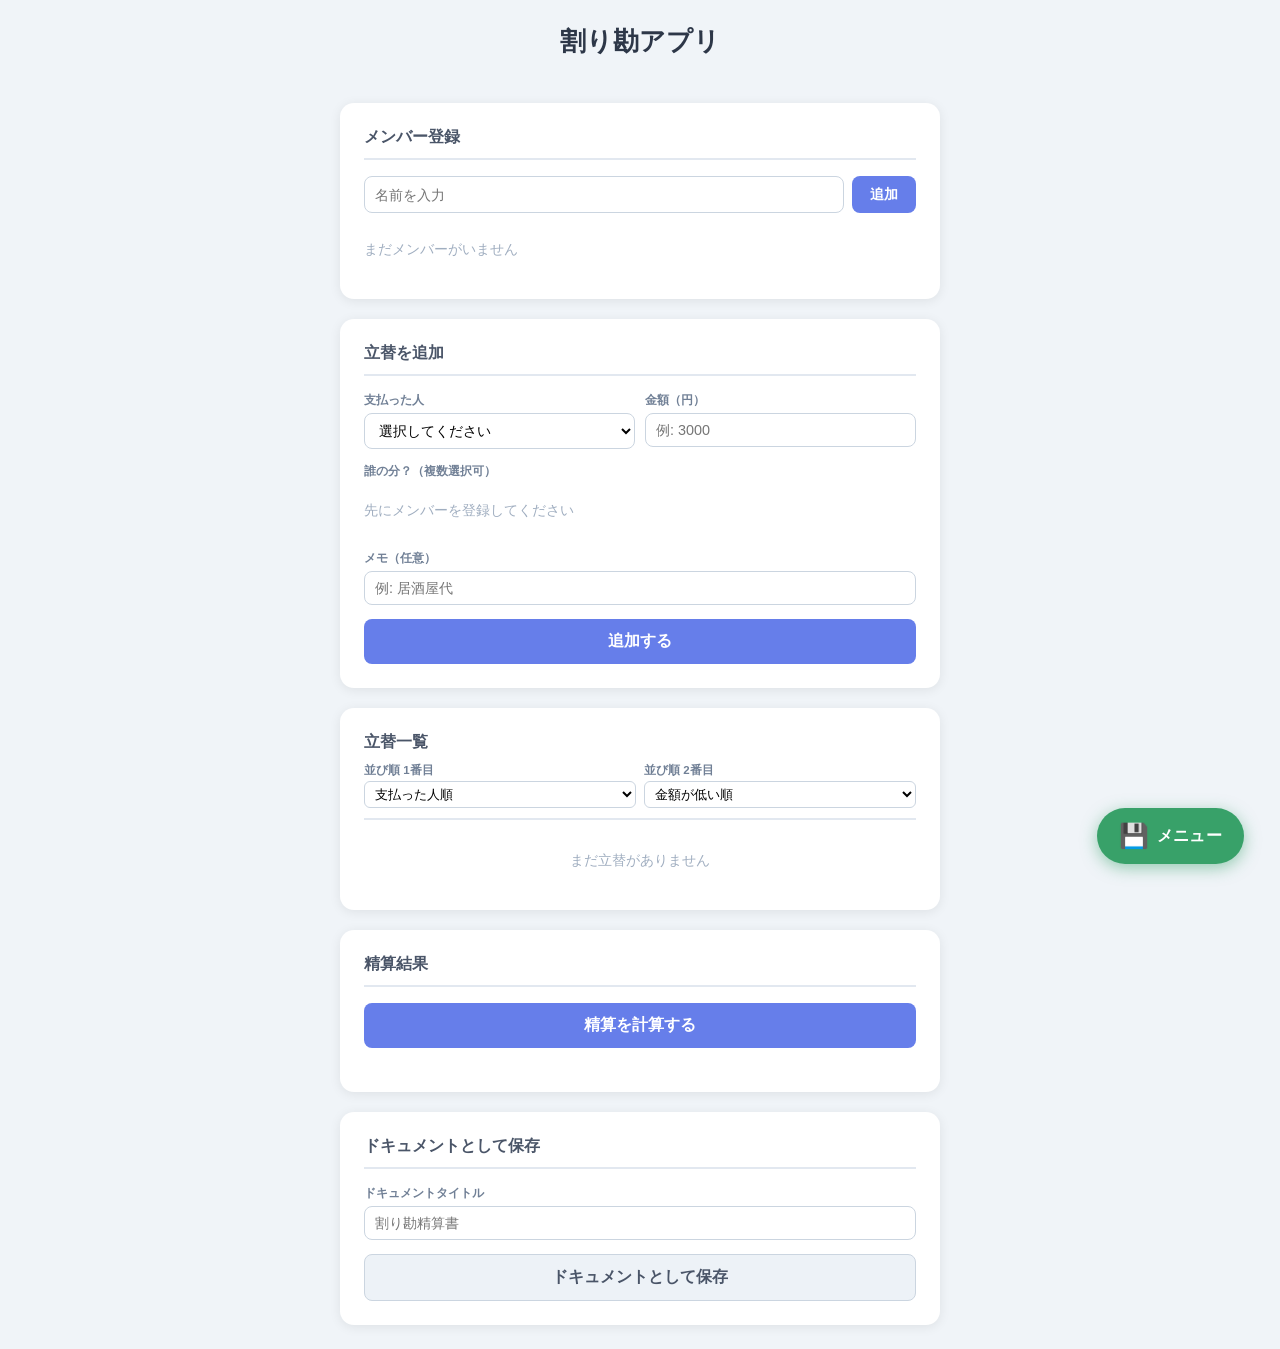
<file: index.html>
<!DOCTYPE html>
<html lang="ja">
<head>
  <meta charset="UTF-8">
  <meta name="viewport" content="width=device-width, initial-scale=1.0">
  <title>割り勘アプリ</title>
  <link rel="stylesheet" href="style.css">
</head>
<body>
  <div class="container">
    <h1>割り勘アプリ</h1>

    <!-- トースト通知 -->
    <div class="toast" id="toast"></div>

    <!-- FAB: 保存・読み込み -->
    <div class="fab-container" id="fab-container">
      <div class="fab-menu" id="fab-menu">
        <button class="fab-menu-item fab-menu-item--danger" onclick="resetData()">リセット</button>
        <label class="fab-menu-item">
          <span>ファイルから読み込み</span>
          <input type="file" id="load-file" accept=".json" multiple style="display:none" onchange="loadData(event)">
        </label>
        <button class="fab-menu-item" onclick="saveData()">ファイルへ保存</button>
      </div>
      <button class="fab-btn" id="fab-btn" onclick="toggleFab()" title="保存・読み込み">
        <span class="fab-icon">💾</span>
        <span class="fab-label">メニュー</span>
      </button>
    </div>

    <!-- メンバー登録 -->
    <div class="card">
      <h2>メンバー登録</h2>
      <div class="member-input-row">
        <input type="text" id="member-name" placeholder="名前を入力" style="flex:1">
        <button class="btn btn-primary" onclick="addMember()">追加</button>
      </div>
      <div class="error-msg" id="member-error">名前を入力してください</div>
      <div class="member-chips" id="member-chips">
        <span class="empty-state" id="member-empty">まだメンバーがいません</span>
      </div>
    </div>

    <!-- 立替入力 -->
    <div class="card" id="payment-form-card">
      <h2>立替を追加</h2>
      <div class="form-row">
        <div class="form-col" style="flex:1">
          <label>支払った人</label>
          <select id="payer">
            <option value="">選択してください</option>
          </select>
        </div>
        <div class="form-col" style="flex:1">
          <label>金額（円）</label>
          <input type="number" id="amount" placeholder="例: 3000" min="1">
        </div>
      </div>
      <div class="for-whom">
        <label>誰の分？（複数選択可）</label>
        <div class="checkboxes" id="beneficiaries">
          <span class="empty-state">先にメンバーを登録してください</span>
        </div>
      </div>
      <div class="memo-row">
        <label>メモ（任意）</label>
        <input type="text" id="memo" placeholder="例: 居酒屋代">
      </div>
      <div class="error-msg" id="payment-error"></div>
      <div style="display:flex;gap:10px;">
        <button class="btn btn-primary btn-block" id="payment-submit-btn" onclick="addPayment()">追加する</button>
        <button class="btn btn-secondary btn-block" id="payment-cancel-btn" onclick="cancelEdit()" style="display:none">キャンセル</button>
      </div>
    </div>

    <!-- 立替一覧 -->
    <div class="card">
      <div style="margin-bottom:16px;padding-bottom:10px;border-bottom:2px solid #e2e8f0;">
        <h2 style="margin:0 0 10px;padding:0;border:none;">立替一覧</h2>
        <div class="sort-row">
          <div class="sort-col">
            <label class="sort-label">並び順 1番目</label>
            <select class="sort-select" id="sort1" onchange="renderPayments()">
              <option value="default">追加順</option>
              <option value="amount-desc">金額が高い順</option>
              <option value="amount-asc">金額が低い順</option>
              <option value="payer" selected>支払った人順</option>
            </select>
          </div>
          <div class="sort-col">
            <label class="sort-label">並び順 2番目</label>
            <select class="sort-select" id="sort2" onchange="renderPayments()">
              <option value="none">なし</option>
              <option value="default">追加順</option>
              <option value="amount-desc">金額が高い順</option>
              <option value="amount-asc" selected>金額が低い順</option>
              <option value="payer">支払った人順</option>
            </select>
          </div>
        </div>
      </div>
      <div class="payment-list" id="payment-list">
        <span class="empty-state">まだ立替がありません</span>
      </div>
    </div>

    <!-- 精算計算 -->
    <div class="card">
      <h2>精算結果</h2>
      <button class="btn btn-primary btn-block" onclick="calculate()">精算を計算する</button>
      <div id="result-area" style="margin-top:20px;"></div>
    </div>

    <!-- ドキュメント出力 -->
    <div class="card">
      <h2>ドキュメントとして保存</h2>
      <div class="memo-row">
        <label>ドキュメントタイトル</label>
        <input type="text" id="doc-title" placeholder="割り勘精算書">
      </div>
      <button class="btn btn-secondary btn-block" onclick="exportDocument()">ドキュメントとして保存</button>
    </div>
  </div>

  <script src="app.js"></script>
</body>
</html>
</file>
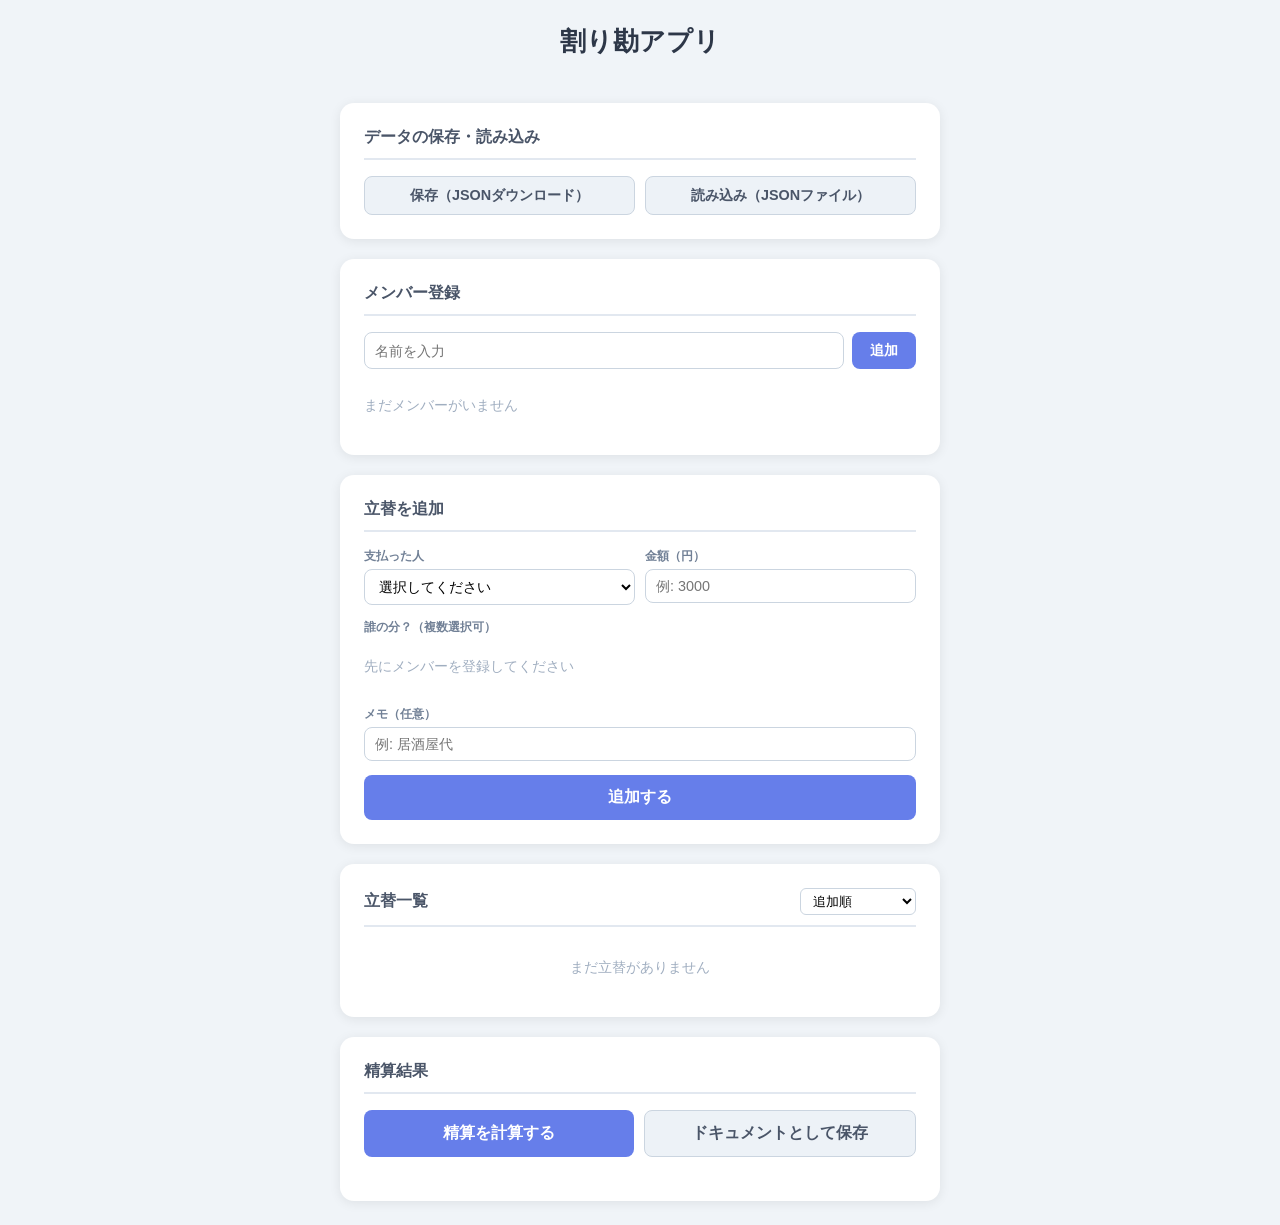
<file: warikan.html>
<!DOCTYPE html>
<html lang="ja">
<head>
  <meta charset="UTF-8">
  <meta name="viewport" content="width=device-width, initial-scale=1.0">
  <title>割り勘アプリ</title>
  <style>
    * { box-sizing: border-box; margin: 0; padding: 0; }

    body {
      font-family: 'Helvetica Neue', Arial, sans-serif;
      background: #f0f4f8;
      min-height: 100vh;
      padding: 24px 16px;
      color: #1a202c;
    }

    h1 {
      text-align: center;
      font-size: 1.6rem;
      margin-bottom: 24px;
      color: #2d3748;
    }

    .container {
      max-width: 600px;
      margin: 0 auto;
      display: flex;
      flex-direction: column;
      gap: 20px;
    }

    .card {
      background: #fff;
      border-radius: 14px;
      box-shadow: 0 2px 12px rgba(0,0,0,0.08);
      padding: 24px;
    }

    .card h2 {
      font-size: 1rem;
      font-weight: 700;
      color: #4a5568;
      margin-bottom: 16px;
      padding-bottom: 10px;
      border-bottom: 2px solid #e2e8f0;
    }

    /* --- Member --- */
    .member-input-row {
      display: flex;
      gap: 8px;
    }

    .member-chips {
      display: flex;
      flex-wrap: wrap;
      gap: 8px;
      margin-top: 12px;
    }

    .chip {
      display: flex;
      align-items: center;
      gap: 6px;
      background: #ebf4ff;
      color: #2b6cb0;
      border-radius: 20px;
      padding: 4px 12px;
      font-size: 0.875rem;
      font-weight: 600;
    }

    .chip button {
      background: none;
      border: none;
      color: #2b6cb0;
      cursor: pointer;
      font-size: 1rem;
      line-height: 1;
      padding: 0;
      width: auto;
    }

    .chip button:hover { color: #e53e3e; }

    /* --- Payment form --- */
    .form-row {
      display: flex;
      gap: 10px;
      margin-bottom: 14px;
      align-items: flex-start;
    }

    .form-col {
      display: flex;
      flex-direction: column;
      gap: 4px;
    }

    .form-col label {
      font-size: 0.78rem;
      font-weight: 600;
      color: #718096;
    }

    select, input[type="number"], input[type="text"] {
      padding: 8px 10px;
      border: 1px solid #cbd5e0;
      border-radius: 8px;
      font-size: 0.9rem;
      outline: none;
      transition: border-color 0.2s;
      background: #fff;
    }

    select:focus, input:focus { border-color: #667eea; }

    .for-whom {
      margin-bottom: 14px;
    }

    .for-whom label {
      font-size: 0.78rem;
      font-weight: 600;
      color: #718096;
      display: block;
      margin-bottom: 6px;
    }

    .checkboxes {
      display: flex;
      flex-wrap: wrap;
      gap: 8px;
    }

    .checkbox-label {
      display: flex;
      align-items: center;
      gap: 4px;
      background: #f7fafc;
      border: 1px solid #cbd5e0;
      border-radius: 8px;
      padding: 5px 10px;
      cursor: pointer;
      font-size: 0.875rem;
      transition: all 0.15s;
      user-select: none;
    }

    .checkbox-label:has(input:checked) {
      background: #667eea;
      border-color: #667eea;
      color: #fff;
    }

    .checkbox-label input { display: none; }

    .memo-row {
      margin-bottom: 14px;
    }

    .memo-row label {
      font-size: 0.78rem;
      font-weight: 600;
      color: #718096;
      display: block;
      margin-bottom: 4px;
    }

    .memo-row input { width: 100%; }

    /* --- Buttons --- */
    .btn {
      padding: 9px 18px;
      border: none;
      border-radius: 8px;
      font-size: 0.9rem;
      font-weight: 600;
      cursor: pointer;
      transition: background 0.2s;
    }

    .btn-primary { background: #667eea; color: #fff; }
    .btn-primary:hover { background: #5a67d8; }
    .btn-primary:disabled { background: #a0aec0; cursor: default; }

    .btn-danger { background: #fff0f0; color: #e53e3e; border: 1px solid #feb2b2; }
    .btn-danger:hover { background: #ffe0e0; }

    .btn-block { width: 100%; padding: 12px; font-size: 1rem; }

    /* --- Payment list --- */
    .payment-list {
      display: flex;
      flex-direction: column;
      gap: 10px;
    }

    .payment-item {
      display: flex;
      justify-content: space-between;
      align-items: flex-start;
      background: #f7fafc;
      border-radius: 10px;
      padding: 12px 14px;
    }

    .payment-item .payer {
      font-weight: 700;
      color: #2d3748;
      font-size: 0.9rem;
    }

    .payment-item .for-info {
      font-size: 0.8rem;
      color: #718096;
      margin-top: 2px;
    }

    .payment-item .amount {
      font-weight: 700;
      color: #2b6cb0;
      font-size: 1rem;
      white-space: nowrap;
      margin-left: 12px;
    }

    .empty-state {
      text-align: center;
      color: #a0aec0;
      font-size: 0.875rem;
      padding: 16px 0;
    }

    /* --- Result --- */
    .balance-table {
      width: 100%;
      border-collapse: collapse;
      margin-bottom: 20px;
      font-size: 0.875rem;
    }

    .balance-table th {
      background: #f7fafc;
      padding: 8px 12px;
      text-align: left;
      color: #718096;
      font-weight: 600;
      border-bottom: 1px solid #e2e8f0;
    }

    .balance-table td {
      padding: 8px 12px;
      border-bottom: 1px solid #f0f4f8;
    }

    .positive { color: #276749; font-weight: 600; }
    .negative { color: #c53030; font-weight: 600; }
    .zero { color: #718096; }

    .settlement-list {
      display: flex;
      flex-direction: column;
      gap: 10px;
    }

    .settlement-item {
      display: flex;
      align-items: center;
      gap: 10px;
      background: #f0fff4;
      border: 1px solid #9ae6b4;
      border-radius: 10px;
      padding: 12px 16px;
      font-size: 0.9rem;
    }

    .settlement-item .arrow { color: #38a169; font-size: 1.2rem; }
    .settlement-item .settle-amount { font-weight: 700; color: #276749; margin-left: auto; }

    .result-section-title {
      font-size: 0.875rem;
      font-weight: 700;
      color: #718096;
      margin-bottom: 10px;
      margin-top: 16px;
    }

    .all-even {
      text-align: center;
      color: #38a169;
      font-weight: 700;
      font-size: 1.1rem;
      padding: 16px;
      background: #f0fff4;
      border-radius: 10px;
    }

    .error-msg {
      color: #e53e3e;
      font-size: 0.8rem;
      margin-top: 6px;
      display: none;
    }

    /* --- Save/Load --- */
    .save-load-row {
      display: flex;
      gap: 10px;
    }

    .btn-secondary {
      background: #edf2f7;
      color: #4a5568;
      border: 1px solid #cbd5e0;
    }

    .btn-secondary:hover { background: #e2e8f0; }

    .toast {
      position: fixed;
      bottom: 24px;
      left: 50%;
      transform: translateX(-50%) translateY(20px);
      background: #2d3748;
      color: #fff;
      padding: 10px 20px;
      border-radius: 8px;
      font-size: 0.875rem;
      opacity: 0;
      transition: opacity 0.3s, transform 0.3s;
      pointer-events: none;
      z-index: 100;
    }

    .toast.show {
      opacity: 1;
      transform: translateX(-50%) translateY(0);
    }
  </style>
</head>
<body>
  <div class="container">
    <h1>割り勘アプリ</h1>

    <!-- 保存・読み込み -->
    <div class="card">
      <h2>データの保存・読み込み</h2>
      <div class="save-load-row">
        <button class="btn btn-secondary" style="flex:1" onclick="saveData()">保存（JSONダウンロード）</button>
        <label class="btn btn-secondary" style="flex:1;text-align:center;cursor:pointer;margin:0">
          読み込み（JSONファイル）
          <input type="file" id="load-file" accept=".json" multiple style="display:none" onchange="loadData(event)">
        </label>
      </div>
    </div>

    <!-- トースト通知 -->
    <div class="toast" id="toast"></div>

    <!-- メンバー登録 -->
    <div class="card">
      <h2>メンバー登録</h2>
      <div class="member-input-row">
        <input type="text" id="member-name" placeholder="名前を入力" style="flex:1">
        <button class="btn btn-primary" onclick="addMember()">追加</button>
      </div>
      <div class="error-msg" id="member-error">名前を入力してください</div>
      <div class="member-chips" id="member-chips">
        <span class="empty-state" id="member-empty">まだメンバーがいません</span>
      </div>
    </div>

    <!-- 立替入力 -->
    <div class="card" id="payment-form-card">
      <h2>立替を追加</h2>
      <div class="form-row">
        <div class="form-col" style="flex:1">
          <label>支払った人</label>
          <select id="payer">
            <option value="">選択してください</option>
          </select>
        </div>
        <div class="form-col" style="flex:1">
          <label>金額（円）</label>
          <input type="number" id="amount" placeholder="例: 3000" min="1">
        </div>
      </div>
      <div class="for-whom">
        <label>誰の分？（複数選択可）</label>
        <div class="checkboxes" id="beneficiaries">
          <span class="empty-state">先にメンバーを登録してください</span>
        </div>
      </div>
      <div class="memo-row">
        <label>メモ（任意）</label>
        <input type="text" id="memo" placeholder="例: 居酒屋代">
      </div>
      <div class="error-msg" id="payment-error"></div>
      <div style="display:flex;gap:10px;">
        <button class="btn btn-primary btn-block" id="payment-submit-btn" onclick="addPayment()">追加する</button>
        <button class="btn btn-secondary btn-block" id="payment-cancel-btn" onclick="cancelEdit()" style="display:none">キャンセル</button>
      </div>
    </div>

    <!-- 立替一覧 -->
    <div class="card">
      <div style="display:flex;align-items:center;justify-content:space-between;margin-bottom:16px;padding-bottom:10px;border-bottom:2px solid #e2e8f0;">
        <h2 style="margin:0;padding:0;border:none;">立替一覧</h2>
        <select id="sort-select" onchange="renderPayments()" style="font-size:0.8rem;padding:4px 8px;border:1px solid #cbd5e0;border-radius:6px;">
          <option value="default">追加順</option>
          <option value="amount-desc">金額が高い順</option>
          <option value="amount-asc">金額が低い順</option>
          <option value="payer">支払った人順</option>
        </select>
      </div>
      <div class="payment-list" id="payment-list">
        <span class="empty-state">まだ立替がありません</span>
      </div>
    </div>

    <!-- 精算計算 -->
    <div class="card">
      <h2>精算結果</h2>
      <div style="display:flex;gap:10px;">
        <button class="btn btn-primary btn-block" onclick="calculate()">精算を計算する</button>
        <button class="btn btn-secondary btn-block" onclick="exportDocument()">ドキュメントとして保存</button>
      </div>
      <div id="result-area" style="margin-top:20px;"></div>
    </div>
  </div>

  <script>
    let members = [];
    let payments = [];
    let editingIndex = -1;

    // --- メンバー管理 ---
    function addMember() {
      const input = document.getElementById('member-name');
      const name = input.value.trim();
      const errEl = document.getElementById('member-error');

      if (!name) {
        errEl.style.display = 'block';
        return;
      }
      if (members.includes(name)) {
        errEl.textContent = 'その名前はすでに登録されています';
        errEl.style.display = 'block';
        return;
      }
      errEl.style.display = 'none';
      errEl.textContent = '名前を入力してください';

      members.push(name);
      input.value = '';
      renderMembers();
      updatePayerSelect();
      renderBeneficiaries();
    }

    function removeMember(name) {
      const related = payments.filter(p => p.payer === name || p.for.includes(name));

      if (related.length > 0) {
        const labels = related.map(p => `・${p.payer}「${p.memo || p.for.join('・')}」${p.amount.toLocaleString()}円`).join('\n');
        const ok = window.confirm(
          `「${name}」は以下の立替データに含まれています。\n\n${labels}\n\nメンバーと関連する立替をすべて削除しますか？`
        );
        if (!ok) return;
        payments = payments.filter(p => p.payer !== name && !p.for.includes(name));
        renderPayments();
        document.getElementById('result-area').innerHTML = '';
      }

      // 編集中の立替が削除された場合はキャンセル
      if (editingIndex >= 0) cancelEdit();

      members = members.filter(m => m !== name);
      renderMembers();
      updatePayerSelect();
      renderBeneficiaries();
    }

    function renderMembers() {
      const el = document.getElementById('member-chips');
      if (members.length === 0) {
        el.innerHTML = '<span class="empty-state" id="member-empty">まだメンバーがいません</span>';
        return;
      }
      el.innerHTML = members.map(m => `
        <div class="chip">
          ${escHtml(m)}
          <button onclick="removeMember('${escAttr(m)}')" title="削除">×</button>
        </div>
      `).join('');
    }

    function updatePayerSelect() {
      const sel = document.getElementById('payer');
      const current = sel.value;
      sel.innerHTML = '<option value="">選択してください</option>' +
        members.map(m => `<option value="${escAttr(m)}" ${m === current ? 'selected' : ''}>${escHtml(m)}</option>`).join('');
    }

    function renderBeneficiaries() {
      const el = document.getElementById('beneficiaries');
      if (members.length === 0) {
        el.innerHTML = '<span class="empty-state">先にメンバーを登録してください</span>';
        return;
      }
      // 「全員」チェックボックス + 個別
      el.innerHTML = `
        <label class="checkbox-label">
          <input type="checkbox" id="all-check" onchange="toggleAll(this)"> 全員
        </label>
        ${members.map(m => `
          <label class="checkbox-label">
            <input type="checkbox" class="ben-check" value="${escAttr(m)}" onchange="updateAllCheck()"> ${escHtml(m)}
          </label>
        `).join('')}
      `;
    }

    function toggleAll(allChk) {
      document.querySelectorAll('.ben-check').forEach(c => c.checked = allChk.checked);
    }

    function updateAllCheck() {
      const checks = document.querySelectorAll('.ben-check');
      const allChk = document.getElementById('all-check');
      if (allChk) allChk.checked = [...checks].every(c => c.checked);
    }

    // --- 立替追加・更新 ---
    function addPayment() {
      const payer = document.getElementById('payer').value;
      const amount = parseFloat(document.getElementById('amount').value);
      const memo = document.getElementById('memo').value.trim();
      const errEl = document.getElementById('payment-error');
      const selected = [...document.querySelectorAll('.ben-check:checked')].map(c => c.value);

      if (!payer) { showPaymentError('支払った人を選択してください'); return; }
      if (!amount || amount <= 0) { showPaymentError('金額を入力してください'); return; }
      if (selected.length === 0) { showPaymentError('誰の分かを選択してください'); return; }

      errEl.style.display = 'none';

      if (editingIndex >= 0) {
        payments[editingIndex] = { payer, amount, for: selected, memo };
        editingIndex = -1;
        document.getElementById('payment-submit-btn').textContent = '追加する';
        document.getElementById('payment-cancel-btn').style.display = 'none';
        document.querySelector('#payment-form-card h2').textContent = '立替を追加';
      } else {
        payments.push({ payer, amount, for: selected, memo });
      }

      // フォームリセット
      document.getElementById('payer').value = '';
      document.getElementById('amount').value = '';
      document.getElementById('memo').value = '';
      document.querySelectorAll('.ben-check, #all-check').forEach(c => c.checked = false);

      renderPayments();
      document.getElementById('result-area').innerHTML = '';
    }

    function editPayment(idx) {
      const p = payments[idx];
      editingIndex = idx;

      document.getElementById('payer').value = p.payer;
      document.getElementById('amount').value = p.amount;
      document.getElementById('memo').value = p.memo || '';

      // チェックボックスを対象に合わせてオン
      document.querySelectorAll('.ben-check').forEach(c => {
        c.checked = p.for.includes(c.value);
      });
      updateAllCheck();

      document.getElementById('payment-submit-btn').textContent = '更新する';
      document.getElementById('payment-cancel-btn').style.display = '';
      document.querySelector('#payment-form-card h2').textContent = '立替を編集';

      // フォームまでスクロール
      document.getElementById('payment-form-card').scrollIntoView({ behavior: 'smooth', block: 'start' });
    }

    function cancelEdit() {
      editingIndex = -1;
      document.getElementById('payer').value = '';
      document.getElementById('amount').value = '';
      document.getElementById('memo').value = '';
      document.querySelectorAll('.ben-check, #all-check').forEach(c => c.checked = false);
      document.getElementById('payment-submit-btn').textContent = '追加する';
      document.getElementById('payment-cancel-btn').style.display = 'none';
      document.querySelector('#payment-form-card h2').textContent = '立替を追加';
      document.getElementById('payment-error').style.display = 'none';
    }

    function showPaymentError(msg) {
      const el = document.getElementById('payment-error');
      el.textContent = msg;
      el.style.display = 'block';
    }

    function removePayment(idx) {
      payments.splice(idx, 1);
      renderPayments();
      document.getElementById('result-area').innerHTML = '';
    }

    function getSortedPayments() {
      const sort = document.getElementById('sort-select')?.value || 'default';
      const indexed = payments.map((p, i) => ({ p, i }));
      if (sort === 'amount-desc') indexed.sort((a, b) => b.p.amount - a.p.amount);
      else if (sort === 'amount-asc') indexed.sort((a, b) => a.p.amount - b.p.amount);
      else if (sort === 'payer') indexed.sort((a, b) => a.p.payer.localeCompare(b.p.payer, 'ja'));
      return indexed;
    }

    function renderPayments() {
      const el = document.getElementById('payment-list');
      if (payments.length === 0) {
        el.innerHTML = '<span class="empty-state">まだ立替がありません</span>';
        return;
      }

      const indexed = getSortedPayments();

      el.innerHTML = indexed.map(({ p, i }) => `
        <div class="payment-item">
          <div>
            <div class="payer">${escHtml(p.payer)}${p.memo ? ` <span style="font-weight:400;color:#718096;">「${escHtml(p.memo)}」</span>` : ''}</div>
            <div class="for-info">${escHtml(p.for.join('・'))} の分</div>
          </div>
          <div style="display:flex;align-items:center;gap:6px;">
            <div class="amount">${p.amount.toLocaleString()}円</div>
            <button class="btn btn-secondary" style="padding:4px 10px;font-size:0.75rem;" onclick="editPayment(${i})">編集</button>
            <button class="btn btn-danger" style="padding:4px 10px;font-size:0.75rem;" onclick="removePayment(${i})">削除</button>
          </div>
        </div>
      `).join('');
    }

    // --- 精算計算 ---
    function calculate() {
      const resultArea = document.getElementById('result-area');

      if (members.length < 2) {
        resultArea.innerHTML = '<p style="color:#e53e3e;font-size:0.875rem;">メンバーを2人以上登録してください</p>';
        return;
      }
      if (payments.length === 0) {
        resultArea.innerHTML = '<p style="color:#e53e3e;font-size:0.875rem;">立替を1件以上追加してください</p>';
        return;
      }

      // 各人の収支計算
      const balance = {};
      members.forEach(m => balance[m] = 0);

      payments.forEach(p => {
        const share = p.amount / p.for.length;
        balance[p.payer] += p.amount;        // 立替分を受け取る権利
        p.for.forEach(m => balance[m] -= share); // 自分の分を支払う義務
      });

      // 精算（貸し借り最小化）
      const settlements = settleDebts(balance);

      // 収支テーブル描画
      let html = '<div class="result-section-title">収支サマリー</div>';
      html += '<table class="balance-table"><thead><tr><th>名前</th><th>立替合計</th><th>負担分合計</th><th>収支</th></tr></thead><tbody>';

      members.forEach(m => {
        const paid = payments.filter(p => p.payer === m).reduce((s, p) => s + p.amount, 0);
        const owed = payments.reduce((s, p) => {
          if (p.for.includes(m)) return s + p.amount / p.for.length;
          return s;
        }, 0);
        const bal = balance[m];
        const cls = bal > 0 ? 'positive' : bal < 0 ? 'negative' : 'zero';
        const sign = bal > 0 ? '+' : '';
        html += `<tr>
          <td>${escHtml(m)}</td>
          <td>${Math.round(paid).toLocaleString()}円</td>
          <td>${Math.round(owed).toLocaleString()}円</td>
          <td class="${cls}">${sign}${Math.round(bal).toLocaleString()}円</td>
        </tr>`;
      });
      html += '</tbody></table>';

      // 精算リスト
      html += '<div class="result-section-title">精算方法</div>';
      if (settlements.length === 0) {
        html += '<div class="all-even">全員ちょうど割り勘です！精算不要</div>';
      } else {
        html += '<div class="settlement-list">';
        settlements.forEach(s => {
          html += `<div class="settlement-item">
            <span>${escHtml(s.from)}</span>
            <span class="arrow">→</span>
            <span>${escHtml(s.to)}</span>
            <span class="settle-amount">${s.amount.toLocaleString()}円</span>
          </div>`;
        });
        html += '</div>';
      }

      resultArea.innerHTML = html;
    }

    function settleDebts(balance) {
      // コピーして整数化
      const bal = {};
      Object.keys(balance).forEach(k => bal[k] = Math.round(balance[k]));

      const creditors = []; // 受け取る側（プラス）
      const debtors = [];   // 支払う側（マイナス）

      Object.entries(bal).forEach(([name, b]) => {
        if (b > 0) creditors.push({ name, amount: b });
        else if (b < 0) debtors.push({ name, amount: -b });
      });

      creditors.sort((a, b) => b.amount - a.amount);
      debtors.sort((a, b) => b.amount - a.amount);

      const result = [];

      let i = 0, j = 0;
      while (i < creditors.length && j < debtors.length) {
        const cred = creditors[i];
        const debt = debtors[j];
        const transfer = Math.min(cred.amount, debt.amount);

        result.push({ from: debt.name, to: cred.name, amount: transfer });

        cred.amount -= transfer;
        debt.amount -= transfer;

        if (cred.amount === 0) i++;
        if (debt.amount === 0) j++;
      }

      return result;
    }

    // XSSを防ぐユーティリティ
    function escHtml(str) {
      return String(str).replace(/&/g,'&amp;').replace(/</g,'&lt;').replace(/>/g,'&gt;').replace(/"/g,'&quot;');
    }
    function escAttr(str) {
      return String(str).replace(/'/g, "\\'");
    }

    // --- 保存・読み込み ---
    function saveData() {
      if (members.length === 0 && payments.length === 0) {
        showToast('保存するデータがありません');
        return;
      }
      const data = { members, payments };
      const json = JSON.stringify(data, null, 2);
      const blob = new Blob([json], { type: 'application/json' });
      const url = URL.createObjectURL(blob);
      const a = document.createElement('a');
      const now = new Date();
      const ts = `${now.getFullYear()}${String(now.getMonth()+1).padStart(2,'0')}${String(now.getDate()).padStart(2,'0')}_${String(now.getHours()).padStart(2,'0')}${String(now.getMinutes()).padStart(2,'0')}`;
      a.href = url;
      a.download = `warikan_${ts}.json`;
      a.click();
      URL.revokeObjectURL(url);
      showToast('保存しました');
    }

    function loadData(event) {
      const files = [...event.target.files];
      if (files.length === 0) return;

      let completed = 0;
      let errorFiles = [];

      files.forEach(file => {
        const reader = new FileReader();
        reader.onload = (e) => {
          try {
            const data = JSON.parse(e.target.result);
            if (!Array.isArray(data.members) || !Array.isArray(data.payments)) {
              throw new Error('形式が不正');
            }
            // メンバーはマージ（重複除外）
            data.members.forEach(m => {
              if (!members.includes(m)) members.push(m);
            });
            // 立替はそのまま追加
            payments.push(...data.payments);
          } catch {
            errorFiles.push(file.name);
          }

          completed++;
          if (completed === files.length) {
            renderMembers();
            updatePayerSelect();
            renderBeneficiaries();
            renderPayments();
            document.getElementById('result-area').innerHTML = '';

            if (errorFiles.length === 0) {
              showToast(`${files.length}件のファイルを読み込みました`);
            } else if (errorFiles.length < files.length) {
              showToast(`読み込み失敗: ${errorFiles.join(', ')}`);
            } else {
              showToast('すべてのファイルの読み込みに失敗しました');
            }
          }
        };
        reader.readAsText(file);
      });

      // 同じファイルを再度選択できるようリセット
      event.target.value = '';
    }

    // --- ドキュメント出力 ---
    function exportDocument() {
      if (members.length < 2 || payments.length === 0) {
        showToast('メンバーと立替を入力してから実行してください');
        return;
      }

      // 収支計算
      const balance = {};
      members.forEach(m => balance[m] = 0);
      payments.forEach(p => {
        const share = p.amount / p.for.length;
        balance[p.payer] += p.amount;
        p.for.forEach(m => balance[m] -= share);
      });
      const settlements = settleDebts(balance);

      const now = new Date();
      const dateStr = `${now.getFullYear()}年${now.getMonth()+1}月${now.getDate()}日`;

      // 立替一覧HTML（一覧と同じソート順を使用）
      const paymentRows = getSortedPayments().map(({ p }, i) => `
        <tr>
          <td>${i + 1}</td>
          <td>${escHtml(p.payer)}</td>
          <td>${escHtml(p.memo || '—')}</td>
          <td>${escHtml(p.for.join('・'))}</td>
          <td class="num">${p.amount.toLocaleString()}円</td>
        </tr>
      `).join('');

      const total = payments.reduce((s, p) => s + p.amount, 0);

      // 収支サマリーHTML
      const balanceRows = members.map(m => {
        const paid = payments.filter(p => p.payer === m).reduce((s, p) => s + p.amount, 0);
        const owed = payments.reduce((s, p) => p.for.includes(m) ? s + p.amount / p.for.length : s, 0);
        const bal = balance[m];
        const sign = bal > 0 ? '+' : '';
        const cls = bal > 0 ? 'positive' : bal < 0 ? 'negative' : '';
        return `<tr>
          <td>${escHtml(m)}</td>
          <td class="num">${Math.round(paid).toLocaleString()}円</td>
          <td class="num">${Math.round(owed).toLocaleString()}円</td>
          <td class="num ${cls}">${sign}${Math.round(bal).toLocaleString()}円</td>
        </tr>`;
      }).join('');

      // 精算方法HTML
      const settlementRows = settlements.length === 0
        ? '<p class="all-even">全員ちょうど割り勘です！精算不要</p>'
        : settlements.map(s => `
            <div class="settle-row">
              <span class="name">${escHtml(s.from)}</span>
              <span class="arrow">→</span>
              <span class="name">${escHtml(s.to)}</span>
              <span class="amount">${s.amount.toLocaleString()}円</span>
            </div>
          `).join('');

      const html = `<!DOCTYPE html>
<html lang="ja">
<head>
  <meta charset="UTF-8">
  <title>割り勘精算書 ${dateStr}</title>
  <style>
    * { box-sizing: border-box; margin: 0; padding: 0; }
    body { font-family: 'Helvetica Neue', Arial, sans-serif; color: #1a202c; padding: 40px; max-width: 720px; margin: 0 auto; }
    h1 { font-size: 1.4rem; margin-bottom: 4px; }
    .date { color: #718096; font-size: 0.875rem; margin-bottom: 32px; }
    h2 { font-size: 1rem; font-weight: 700; color: #4a5568; margin: 28px 0 12px; padding-bottom: 6px; border-bottom: 2px solid #e2e8f0; }
    table { width: 100%; border-collapse: collapse; font-size: 0.875rem; }
    th { background: #f7fafc; padding: 8px 12px; text-align: left; color: #718096; font-weight: 600; border-bottom: 1px solid #e2e8f0; }
    td { padding: 8px 12px; border-bottom: 1px solid #f0f4f8; }
    .num { text-align: right; }
    .total-row td { font-weight: 700; background: #f7fafc; }
    .positive { color: #276749; font-weight: 600; }
    .negative { color: #c53030; font-weight: 600; }
    .settle-row { display: flex; align-items: center; gap: 12px; padding: 10px 14px; background: #f0fff4; border: 1px solid #9ae6b4; border-radius: 8px; margin-bottom: 8px; }
    .settle-row .name { font-weight: 600; }
    .settle-row .arrow { color: #38a169; font-size: 1.1rem; }
    .settle-row .amount { font-weight: 700; color: #276749; margin-left: auto; }
    .all-even { padding: 14px; background: #f0fff4; border-radius: 8px; color: #276749; font-weight: 700; text-align: center; }
    @media print {
      body { padding: 20px; }
      button { display: none; }
    }
  </style>
</head>
<body>
  <h1>割り勘精算書</h1>
  <div class="date">${dateStr} 作成</div>

  <h2>立替一覧</h2>
  <table>
    <thead><tr><th>#</th><th>支払った人</th><th>メモ</th><th>対象</th><th class="num">金額</th></tr></thead>
    <tbody>
      ${paymentRows}
      <tr class="total-row">
        <td colspan="4">合計</td>
        <td class="num">${total.toLocaleString()}円</td>
      </tr>
    </tbody>
  </table>

  <h2>収支サマリー</h2>
  <table>
    <thead><tr><th>名前</th><th class="num">立替合計</th><th class="num">負担分合計</th><th class="num">収支</th></tr></thead>
    <tbody>${balanceRows}</tbody>
  </table>

  <h2>精算方法</h2>
  ${settlementRows}

  <div style="margin-top:32px;text-align:right;">
    <button onclick="window.print()" style="padding:8px 20px;background:#667eea;color:#fff;border:none;border-radius:6px;font-size:0.9rem;cursor:pointer;">
      印刷 / PDF保存
    </button>
  </div>
</body>
</html>`;

      const win = window.open('', '_blank');
      win.document.write(html);
      win.document.close();
    }

    function showToast(msg) {
      const el = document.getElementById('toast');
      el.textContent = msg;
      el.classList.add('show');
      setTimeout(() => el.classList.remove('show'), 2500);
    }

    // Enterキー対応
    document.getElementById('member-name').addEventListener('keydown', e => {
      if (e.key === 'Enter') addMember();
    });
  </script>
</body>
</html>
</file>
<file: style.css>
* { box-sizing: border-box; margin: 0; padding: 0; }

body {
  font-family: 'Helvetica Neue', Arial, sans-serif;
  background: #f0f4f8;
  min-height: 100vh;
  padding: 24px 16px;
  color: #1a202c;
}

h1 {
  text-align: center;
  font-size: 1.6rem;
  margin-bottom: 24px;
  color: #2d3748;
}

.container {
  max-width: 600px;
  margin: 0 auto;
  display: flex;
  flex-direction: column;
  gap: 20px;
}

.card {
  background: #fff;
  border-radius: 14px;
  box-shadow: 0 2px 12px rgba(0,0,0,0.08);
  padding: 24px;
}

.card h2 {
  font-size: 1rem;
  font-weight: 700;
  color: #4a5568;
  margin-bottom: 16px;
  padding-bottom: 10px;
  border-bottom: 2px solid #e2e8f0;
}

/* --- Member --- */
.member-input-row {
  display: flex;
  gap: 8px;
}

.member-chips {
  display: flex;
  flex-wrap: wrap;
  gap: 8px;
  margin-top: 12px;
}

.chip {
  display: flex;
  align-items: center;
  gap: 6px;
  background: #ebf4ff;
  color: #2b6cb0;
  border-radius: 20px;
  padding: 4px 12px;
  font-size: 0.875rem;
  font-weight: 600;
}

.chip button {
  background: none;
  border: none;
  color: #2b6cb0;
  cursor: pointer;
  font-size: 1rem;
  line-height: 1;
  padding: 0;
  width: auto;
}

.chip button:hover { color: #e53e3e; }

/* --- Payment form --- */
.form-row {
  display: flex;
  gap: 10px;
  margin-bottom: 14px;
  align-items: flex-start;
}

.form-col {
  display: flex;
  flex-direction: column;
  gap: 4px;
}

.form-col label {
  font-size: 0.78rem;
  font-weight: 600;
  color: #718096;
}

select, input[type="number"], input[type="text"] {
  padding: 8px 10px;
  border: 1px solid #cbd5e0;
  border-radius: 8px;
  font-size: 0.9rem;
  outline: none;
  transition: border-color 0.2s;
  background: #fff;
}

select:focus, input:focus { border-color: #667eea; }

.for-whom {
  margin-bottom: 14px;
}

.for-whom label {
  font-size: 0.78rem;
  font-weight: 600;
  color: #718096;
  display: block;
  margin-bottom: 6px;
}

.checkboxes {
  display: flex;
  flex-wrap: wrap;
  gap: 8px;
}

.checkbox-label {
  display: flex;
  align-items: center;
  gap: 4px;
  background: #f7fafc;
  border: 1px solid #cbd5e0;
  border-radius: 8px;
  padding: 5px 10px;
  cursor: pointer;
  font-size: 0.875rem;
  transition: all 0.15s;
  user-select: none;
}

.checkbox-label:has(input:checked) {
  background: #667eea;
  border-color: #667eea;
  color: #fff;
}

.checkbox-label input { display: none; }

.memo-row {
  margin-bottom: 14px;
}

.memo-row label {
  font-size: 0.78rem;
  font-weight: 600;
  color: #718096;
  display: block;
  margin-bottom: 4px;
}

.memo-row input { width: 100%; }

/* --- Buttons --- */
.btn {
  padding: 9px 18px;
  border: none;
  border-radius: 8px;
  font-size: 0.9rem;
  font-weight: 600;
  cursor: pointer;
  transition: background 0.2s;
}

.btn-primary { background: #667eea; color: #fff; }
.btn-primary:hover { background: #5a67d8; }
.btn-primary:disabled { background: #a0aec0; cursor: default; }

.btn-secondary {
  background: #edf2f7;
  color: #4a5568;
  border: 1px solid #cbd5e0;
}
.btn-secondary:hover { background: #e2e8f0; }

.btn-danger { background: #fff0f0; color: #e53e3e; border: 1px solid #feb2b2; }
.btn-danger:hover { background: #ffe0e0; }

.btn-block { width: 100%; padding: 12px; font-size: 1rem; }

/* --- Payment list --- */
.payment-list {
  display: flex;
  flex-direction: column;
  gap: 10px;
}

.payment-item {
  display: flex;
  justify-content: space-between;
  align-items: flex-start;
  background: #f7fafc;
  border-radius: 10px;
  padding: 12px 14px;
  gap: 8px;
}

.payment-item-left {
  flex: 1;
  min-width: 0;
}

.payment-item-right {
  display: flex;
  align-items: center;
  gap: 6px;
  flex-shrink: 0;
}

.payment-item .payer {
  font-weight: 700;
  color: #2d3748;
  font-size: 0.9rem;
}

.payment-item .for-info {
  font-size: 0.8rem;
  color: #718096;
  margin-top: 2px;
}

.payment-item .amount {
  font-weight: 700;
  color: #2b6cb0;
  font-size: 1rem;
  white-space: nowrap;
  margin-left: 12px;
}

.empty-state {
  text-align: center;
  color: #a0aec0;
  font-size: 0.875rem;
  padding: 16px 0;
}

/* --- Result --- */
.balance-table {
  width: 100%;
  border-collapse: collapse;
  margin-bottom: 20px;
  font-size: 0.875rem;
}

.balance-table th {
  background: #f7fafc;
  padding: 8px 12px;
  text-align: left;
  color: #718096;
  font-weight: 600;
  border-bottom: 1px solid #e2e8f0;
}

.balance-table td {
  padding: 8px 12px;
  border-bottom: 1px solid #f0f4f8;
}

.positive { color: #276749; font-weight: 600; }
.negative { color: #c53030; font-weight: 600; }
.zero { color: #718096; }

.settlement-list {
  display: flex;
  flex-direction: column;
  gap: 10px;
}

.settlement-item {
  display: flex;
  align-items: center;
  gap: 10px;
  background: #f0fff4;
  border: 1px solid #9ae6b4;
  border-radius: 10px;
  padding: 12px 16px;
  font-size: 0.9rem;
}

.settlement-item .arrow { color: #38a169; font-size: 1.2rem; }
.settlement-item .settle-amount { font-weight: 700; color: #276749; margin-left: auto; }

.result-section-title {
  font-size: 0.875rem;
  font-weight: 700;
  color: #718096;
  margin-bottom: 10px;
  margin-top: 16px;
}

.all-even {
  text-align: center;
  color: #38a169;
  font-weight: 700;
  font-size: 1.1rem;
  padding: 16px;
  background: #f0fff4;
  border-radius: 10px;
}

.error-msg {
  color: #e53e3e;
  font-size: 0.8rem;
  margin-top: 6px;
  display: none;
}

/* --- Save/Load --- */
.save-load-row {
  display: flex;
  gap: 10px;
}

.toast {
  position: fixed;
  bottom: 24px;
  left: 50%;
  transform: translateX(-50%) translateY(20px);
  background: #2d3748;
  color: #fff;
  padding: 10px 20px;
  border-radius: 8px;
  font-size: 0.875rem;
  opacity: 0;
  transition: opacity 0.3s, transform 0.3s;
  pointer-events: none;
  z-index: 100;
}

.toast.show {
  opacity: 1;
  transform: translateX(-50%) translateY(0);
}

/* --- Sort row --- */
.sort-row {
  display: flex;
  gap: 8px;
}

.sort-col {
  display: flex;
  flex-direction: column;
  gap: 3px;
  flex: 1;
}

.sort-label {
  font-size: 0.72rem;
  font-weight: 600;
  color: #718096;
}

.sort-select {
  font-size: 0.8rem;
  padding: 4px 6px;
  border: 1px solid #cbd5e0;
  border-radius: 6px;
  width: 100%;
}

/* --- FAB --- */
.fab-container {
  position: fixed;
  bottom: 28px;
  right: 24px;
  display: flex;
  flex-direction: column;
  align-items: flex-end;
  gap: 10px;
  z-index: 200;
}

.fab-btn {
  width: 52px;
  height: 52px;
  border-radius: 50%;
  background: #38a169;
  color: #fff;
  font-size: 1.4rem;
  border: none;
  cursor: pointer;
  box-shadow: 0 4px 16px rgba(56,161,105,0.5);
  transition: background 0.2s, transform 0.2s;
  display: flex;
  align-items: center;
  justify-content: center;
  gap: 0;
}

.fab-label {
  display: none;
}

.fab-btn:hover { background: #276749; transform: scale(1.08); }
.fab-btn.open { transform: scale(1.08); }
.fab-icon { display: inline-block; transition: transform 0.2s; }
.fab-btn.open .fab-icon { transform: rotate(20deg); }

.fab-menu {
  display: flex;
  flex-direction: column;
  gap: 8px;
  align-items: flex-end;
  opacity: 0;
  pointer-events: none;
  transform: translateY(8px);
  transition: opacity 0.2s, transform 0.2s;
}

.fab-menu.show {
  opacity: 1;
  pointer-events: auto;
  transform: translateY(0);
}

.fab-menu-item {
  background: #fff;
  color: #2d3748;
  border: 1px solid #cbd5e0;
  border-radius: 20px;
  padding: 8px 18px;
  font-size: 0.875rem;
  font-weight: 600;
  cursor: pointer;
  box-shadow: 0 2px 8px rgba(0,0,0,0.1);
  white-space: nowrap;
  display: block;
  text-align: center;
  transition: background 0.15s;
}

.fab-menu-item:hover { background: #f0f4f8; }
.fab-menu-item--danger { color: #e53e3e; border-color: #feb2b2; }
.fab-menu-item--danger:hover { background: #fff0f0; }

/* --- PC: FAB大きめ + ラベル表示 --- */
@media (min-width: 640px) {
  .fab-btn {
    width: auto;
    height: 56px;
    border-radius: 28px;
    padding: 0 22px;
    font-size: 1.5rem;
    gap: 8px;
  }

  .fab-label {
    display: inline;
    font-size: 1rem;
    font-weight: 700;
    letter-spacing: 0.02em;
  }

  .fab-menu-item {
    font-size: 1rem;
    padding: 10px 22px;
  }

  .fab-container {
    bottom: 36px;
    right: 36px;
  }
}

/* --- スマホ対応 --- */
@media (max-width: 480px) {
  .form-row {
    flex-direction: column;
  }

  .form-col {
    width: 100%;
  }

  .payment-item {
    flex-direction: column;
    gap: 8px;
  }

  .payment-item-right {
    width: 100%;
    justify-content: flex-end;
  }

  .save-load-row {
    flex-direction: column;
  }
}
</file>
